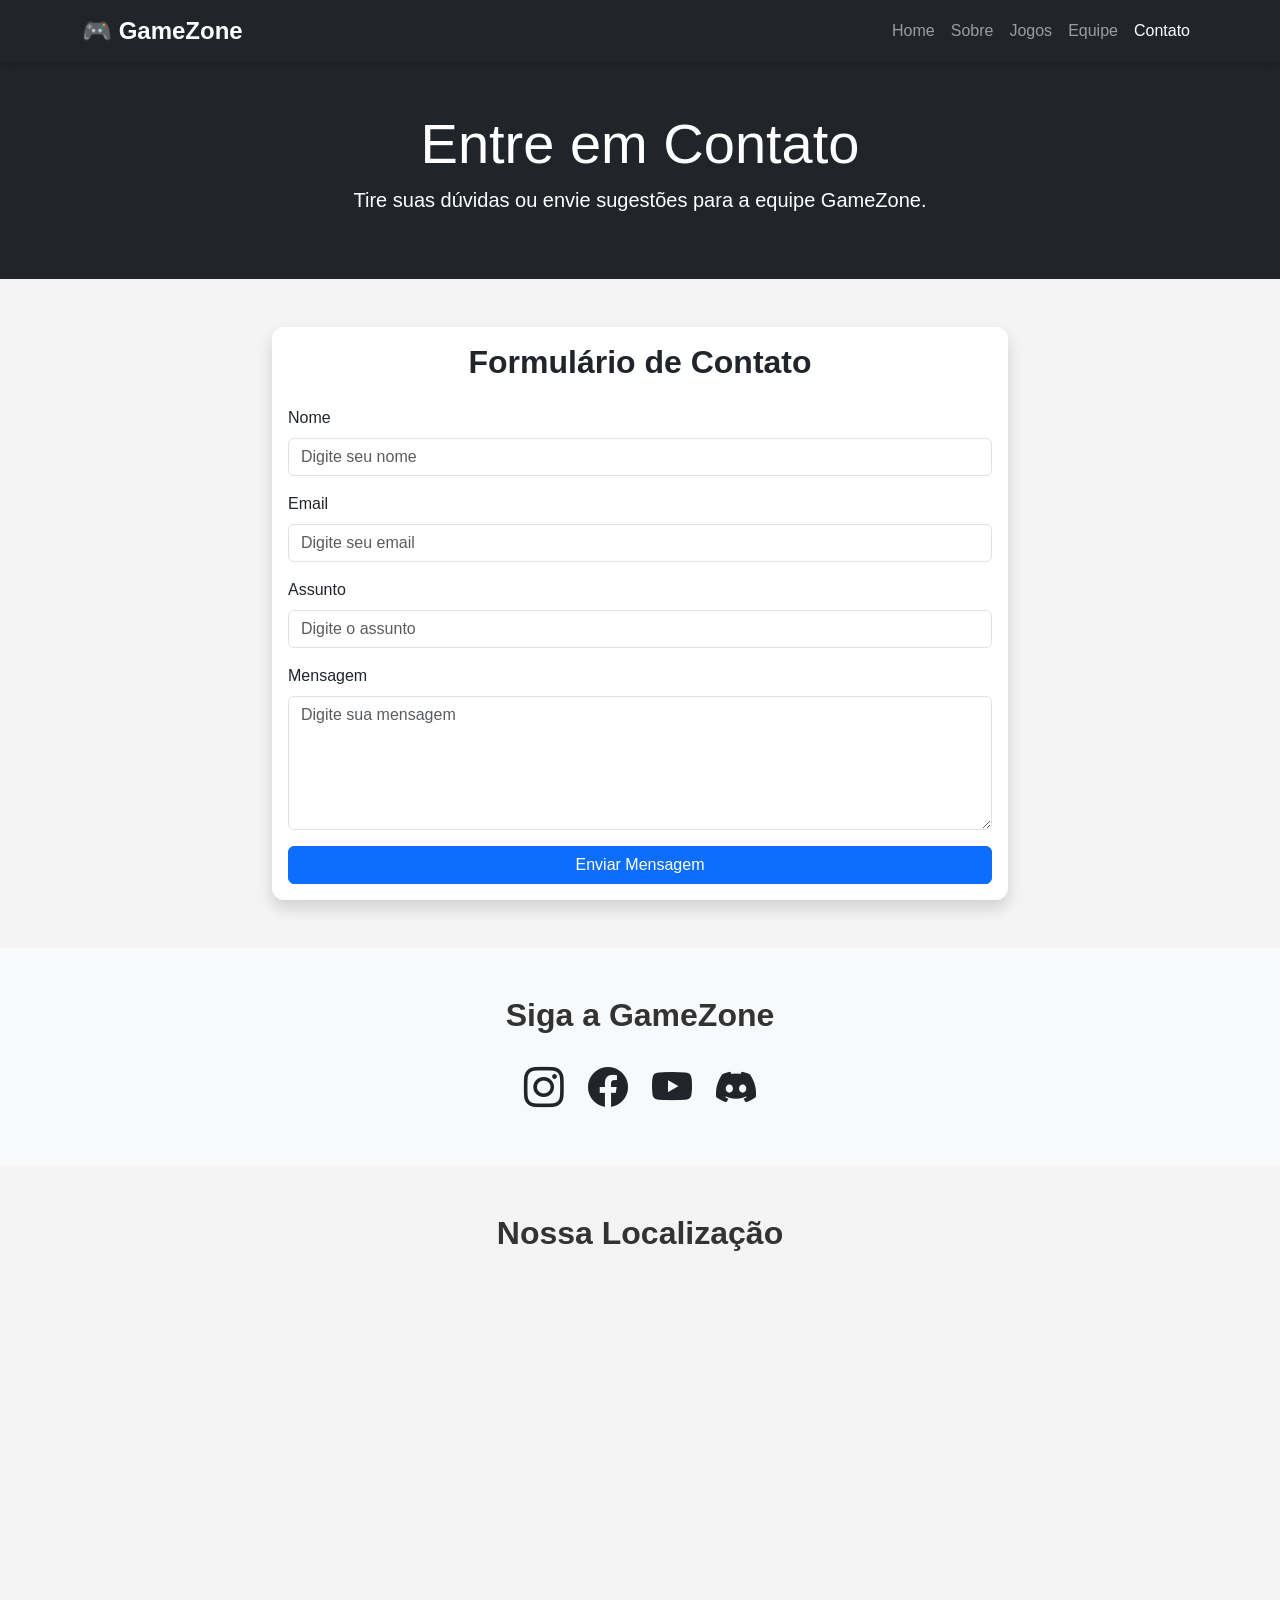
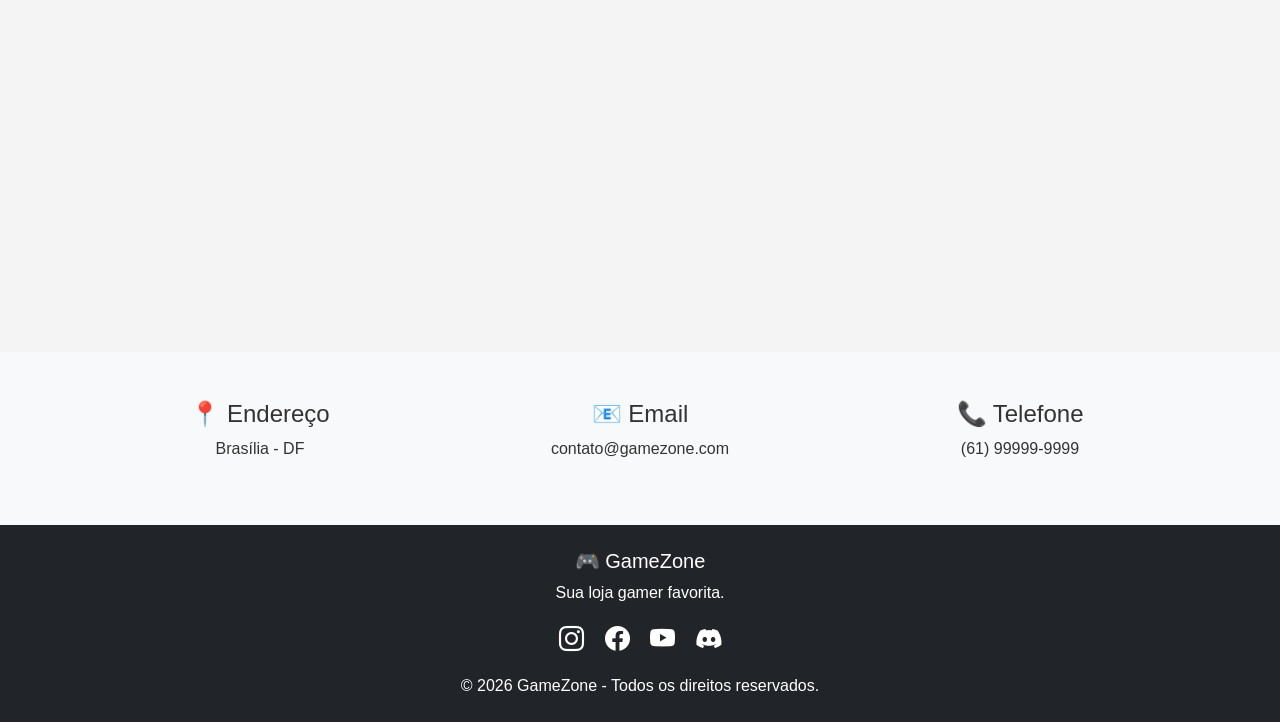
<file: projeto_2_bimestre-main/contato.html>
<!DOCTYPE html>
<html lang="pt-BR">

<head>

    <meta charset="UTF-8">

    <meta name="viewport"
        content="width=device-width, initial-scale=1.0">

    <title>Contato - GameZone</title>

    <!-- Bootstrap -->
    <link href="https://cdn.jsdelivr.net/npm/bootstrap@5.3.3/dist/css/bootstrap.min.css"
        rel="stylesheet">

    <!-- Bootstrap Icons -->
    <link rel="stylesheet"
        href="https://cdn.jsdelivr.net/npm/bootstrap-icons@1.11.3/font/bootstrap-icons.min.css">

    <!-- CSS -->
    <link rel="stylesheet"
        href="css/style.css">

    <link rel="icon"
        href="./imagens/gamezone.jpg">

</head>

<body>

    <!-- NAVBAR -->
    <nav class="navbar navbar-expand-lg navbar-dark bg-dark">

        <div class="container">

            <a class="navbar-brand fw-bold"
                href="index.html">
                🎮 GameZone
            </a>

            <button class="navbar-toggler"
                type="button"
                data-bs-toggle="collapse"
                data-bs-target="#menu">

                <span class="navbar-toggler-icon"></span>

            </button>

            <div class="collapse navbar-collapse"
                id="menu">

                <ul class="navbar-nav ms-auto">

                    <li class="nav-item">
                        <a class="nav-link"
                            href="index.html">
                            Home
                        </a>
                    </li>

                    <li class="nav-item">
                        <a class="nav-link"
                            href="sobre.html">
                            Sobre
                        </a>
                    </li>

                    <li class="nav-item">
                        <a class="nav-link"
                            href="produtos.html">
                            Jogos
                        </a>
                    </li>

                    <li class="nav-item">
                        <a class="nav-link"
                            href="equipe.html">
                            Equipe
                        </a>
                    </li>

                    <li class="nav-item">
                        <a class="nav-link active"
                            href="contato.html">
                            Contato
                        </a>
                    </li>

                </ul>

            </div>

        </div>

    </nav>

    <!-- CABEÇALHO -->
    <section class="bg-dark text-white text-center py-5">

        <div class="container">

            <h1 class="display-4">
                Entre em Contato
            </h1>

            <p class="lead">
                Tire suas dúvidas ou envie sugestões para a equipe GameZone.
            </p>

        </div>

    </section>

    <!-- FORMULÁRIO -->
    <section class="container py-5">

        <div class="row">

            <div class="col-lg-8 mx-auto">

                <div class="card shadow">

                    <div class="card-body">

                        <h2 class="text-center mb-4">
                            Formulário de Contato
                        </h2>

                        <form>

                            <div class="mb-3">

                                <label class="form-label">
                                    Nome
                                </label>

                                <input type="text"
                                    class="form-control"
                                    placeholder="Digite seu nome">

                            </div>

                            <div class="mb-3">

                                <label class="form-label">
                                    Email
                                </label>

                                <input type="email"
                                    class="form-control"
                                    placeholder="Digite seu email">

                            </div>

                            <div class="mb-3">

                                <label class="form-label">
                                    Assunto
                                </label>

                                <input type="text"
                                    class="form-control"
                                    placeholder="Digite o assunto">

                            </div>

                            <div class="mb-3">

                                <label class="form-label">
                                    Mensagem
                                </label>

                                <textarea class="form-control"
                                    rows="5"
                                    placeholder="Digite sua mensagem"></textarea>

                            </div>

                            <button type="submit"
                                class="btn btn-primary w-100">

                                Enviar Mensagem

                            </button>

                        </form>

                    </div>

                </div>

            </div>

        </div>

    </section>

    <!-- REDES SOCIAIS -->
    <section class="bg-light py-5">

        <div class="container text-center">

            <h2 class="mb-4">
                Siga a GameZone
            </h2>

            <div class="d-flex justify-content-center gap-4">

                <a href="#"
                    class="text-dark">

                    <i class="bi bi-instagram fs-1"></i>

                </a>

                <a href="#"
                    class="text-dark">

                    <i class="bi bi-facebook fs-1"></i>

                </a>

                <a href="#"
                    class="text-dark">

                    <i class="bi bi-youtube fs-1"></i>

                </a>

                <a href="#"
                    class="text-dark">

                    <i class="bi bi-discord fs-1"></i>

                </a>

            </div>

        </div>

    </section>

    <!-- MAPA -->
    <section class="container py-5">

        <h2 class="text-center mb-4">
            Nossa Localização
        </h2>

        <div class="ratio ratio-16x9">

            <iframe
                src="https://maps.google.com/maps?q=Brasilia&t=&z=13&ie=UTF8&iwloc=&output=embed"
                allowfullscreen>
            </iframe>

        </div>

    </section>

    <!-- INFORMAÇÕES -->
    <section class="bg-light py-5">

        <div class="container">

            <div class="row text-center">

                <div class="col-md-4">

                    <h4>
                        📍 Endereço
                    </h4>

                    <p>
                        Brasília - DF
                    </p>

                </div>

                <div class="col-md-4">

                    <h4>
                        📧 Email
                    </h4>

                    <p>
                        contato@gamezone.com
                    </p>

                </div>

                <div class="col-md-4">

                    <h4>
                        📞 Telefone
                    </h4>

                    <p>
                        (61) 99999-9999
                    </p>

                </div>

            </div>

        </div>

    </section>

    <!-- RODAPÉ -->
    <footer class="bg-dark text-white text-center p-4">

        <h5>
            🎮 GameZone
        </h5>

        <p>
            Sua loja gamer favorita.
        </p>

        <div>

            <i class="bi bi-instagram mx-2"></i>
            <i class="bi bi-facebook mx-2"></i>
            <i class="bi bi-youtube mx-2"></i>
            <i class="bi bi-discord mx-2"></i>

        </div>

        <p class="mt-3 mb-0">
            © 2026 GameZone - Todos os direitos reservados.
        </p>

    </footer>

    <!-- Bootstrap JS -->
    <script src="https://cdn.jsdelivr.net/npm/bootstrap@5.3.3/dist/js/bootstrap.bundle.min.js"></script>

</body>

</html>
</file>
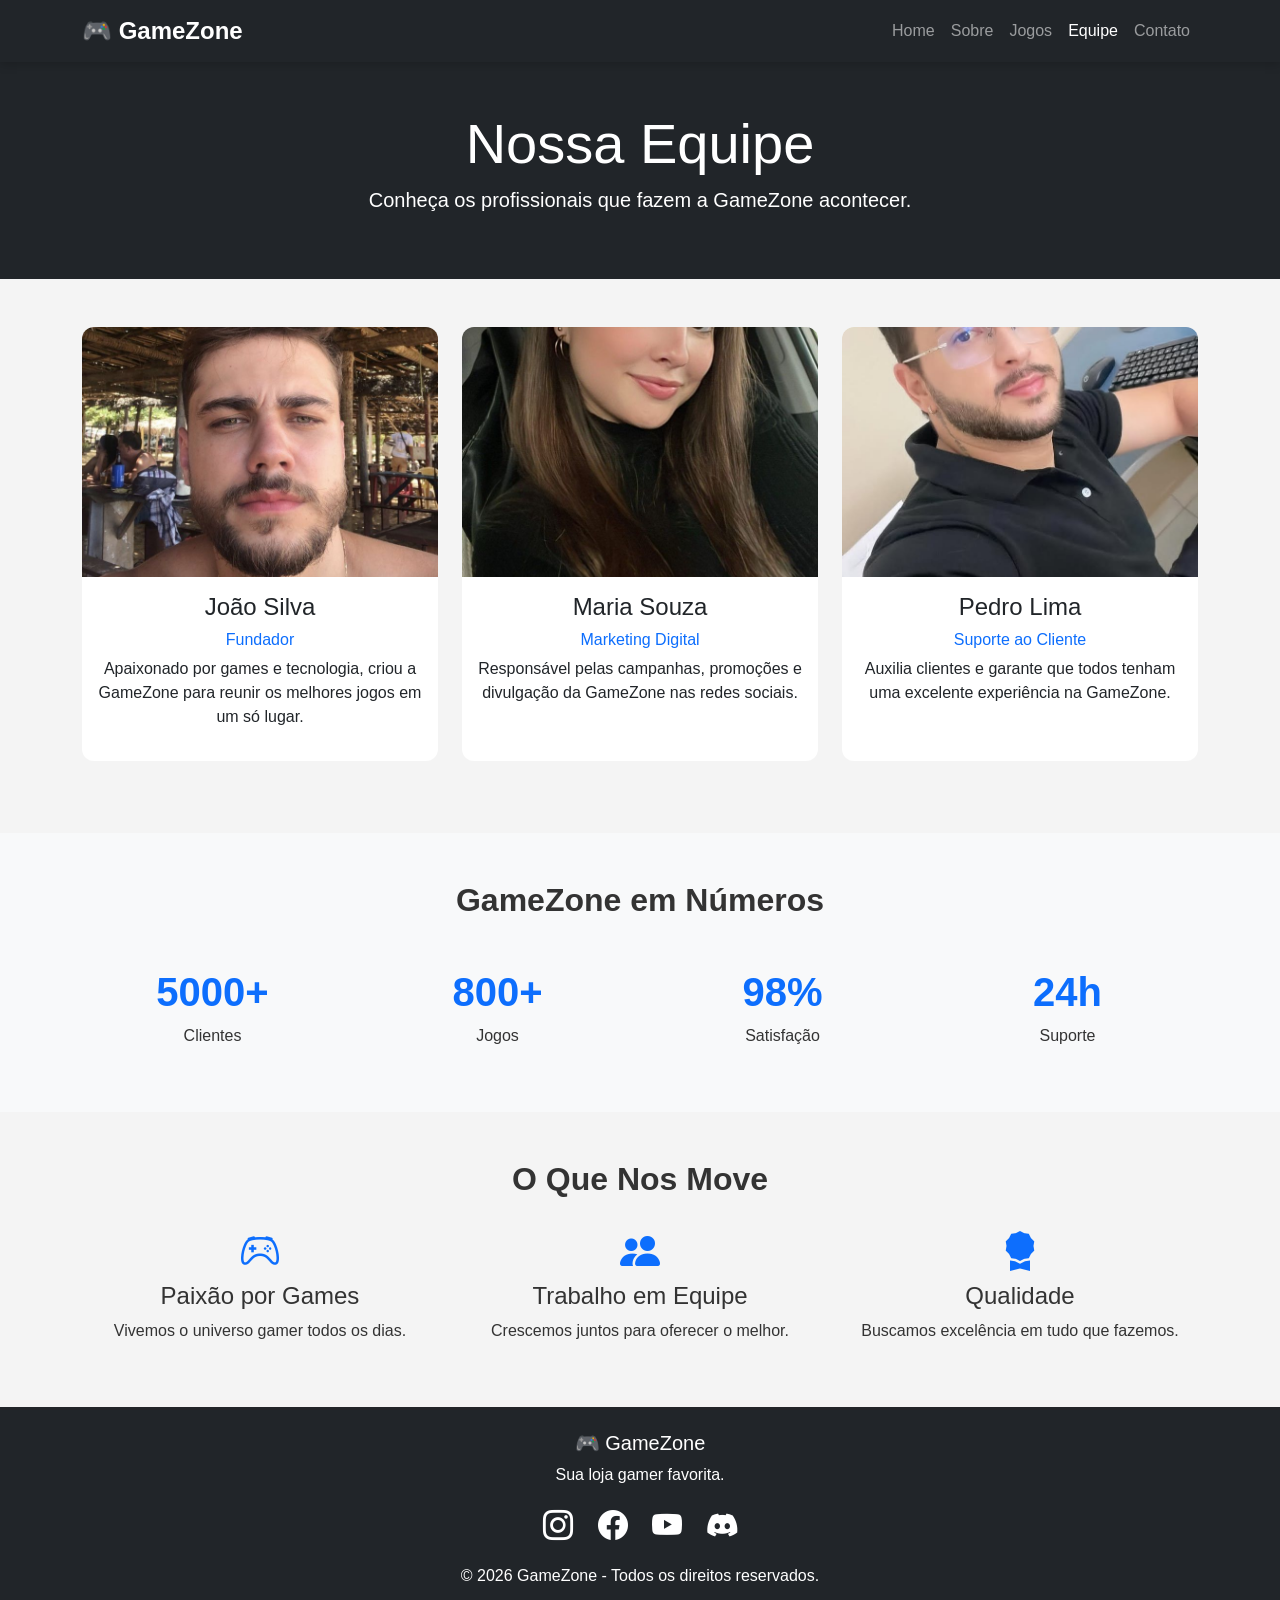
<file: projeto_2_bimestre-main/equipe.html>
<!DOCTYPE html>
<html lang="pt-BR">

<head>
    <meta charset="UTF-8">
    <meta name="viewport" content="width=device-width, initial-scale=1.0">
    <title>Equipe - GameZone</title>

    <!-- Bootstrap -->
    <link href="https://cdn.jsdelivr.net/npm/bootstrap@5.3.3/dist/css/bootstrap.min.css" rel="stylesheet">

    <!-- Bootstrap Icons -->
    <link rel="stylesheet"
        href="https://cdn.jsdelivr.net/npm/bootstrap-icons@1.11.3/font/bootstrap-icons.min.css">

    <!-- CSS -->
    <link rel="stylesheet" href="css/style.css">

    <!-- Favicon -->
    <link rel="icon" href="./imagens/gamezone.jpg">
</head>

<body>

    <!-- NAVBAR -->
    <nav class="navbar navbar-expand-lg navbar-dark bg-dark">

        <div class="container">

            <a class="navbar-brand fw-bold" href="index.html">
                🎮 GameZone
            </a>

            <button class="navbar-toggler"
                type="button"
                data-bs-toggle="collapse"
                data-bs-target="#menu">

                <span class="navbar-toggler-icon"></span>

            </button>

            <div class="collapse navbar-collapse" id="menu">

                <ul class="navbar-nav ms-auto">

                    <li class="nav-item">
                        <a class="nav-link" href="index.html">
                            Home
                        </a>
                    </li>

                    <li class="nav-item">
                        <a class="nav-link" href="sobre.html">
                            Sobre
                        </a>
                    </li>

                    <li class="nav-item">
                        <a class="nav-link" href="produtos.html">
                            Jogos
                        </a>
                    </li>

                    <li class="nav-item">
                        <a class="nav-link active" href="equipe.html">
                            Equipe
                        </a>
                    </li>

                    <li class="nav-item">
                        <a class="nav-link" href="contato.html">
                            Contato
                        </a>
                    </li>

                </ul>

            </div>

        </div>

    </nav>

    <!-- CABEÇALHO -->
    <section class="bg-dark text-white text-center py-5">

        <div class="container">

            <h1 class="display-4">
                Nossa Equipe
            </h1>

            <p class="lead">
                Conheça os profissionais que fazem a GameZone acontecer.
            </p>

        </div>

    </section>

    <!-- MEMBROS -->
    <section class="container py-5">

        <div class="row">

            <!-- MEMBRO 1 -->
            <div class="col-md-4 mb-4">

                <div class="card h-100">

                    <img src="imagens/homem1.jpg"
                        class="card-img-top"
                        alt="João Silva">

                    <div class="card-body text-center">

                        <h4>João Silva</h4>

                        <h6 class="text-primary">
                            Fundador
                        </h6>

                        <p>
                            Apaixonado por games e tecnologia,
                            criou a GameZone para reunir os
                            melhores jogos em um só lugar.
                        </p>

                    </div>

                </div>

            </div>

            <!-- MEMBRO 2 -->
            <div class="col-md-4 mb-4">

                <div class="card h-100">

                    <img src="imagens/mulher1.jpg"
                        class="card-img-top"
                        alt="Maria Souza">

                    <div class="card-body text-center">

                        <h4>Maria Souza</h4>

                        <h6 class="text-primary">
                            Marketing Digital
                        </h6>

                        <p>
                            Responsável pelas campanhas,
                            promoções e divulgação da
                            GameZone nas redes sociais.
                        </p>

                    </div>

                </div>

            </div>

            <!-- MEMBRO 3 -->
            <div class="col-md-4 mb-4">

                <div class="card h-100">

                    <img src="imagens/homem2.jpg"
                        class="card-img-top"
                        alt="Pedro Lima">

                    <div class="card-body text-center">

                        <h4>Pedro Lima</h4>

                        <h6 class="text-primary">
                            Suporte ao Cliente
                        </h6>

                        <p>
                            Auxilia clientes e garante que
                            todos tenham uma excelente
                            experiência na GameZone.
                        </p>

                    </div>

                </div>

            </div>

        </div>

    </section>

    <!-- ESTATÍSTICAS -->
    <section class="bg-light py-5">

        <div class="container">

            <h2 class="text-center mb-5">
                GameZone em Números
            </h2>

            <div class="row text-center">

                <div class="col-md-3">

                    <h1 class="text-primary">5000+</h1>

                    <p>Clientes</p>

                </div>

                <div class="col-md-3">

                    <h1 class="text-primary">800+</h1>

                    <p>Jogos</p>

                </div>

                <div class="col-md-3">

                    <h1 class="text-primary">98%</h1>

                    <p>Satisfação</p>

                </div>

                <div class="col-md-3">

                    <h1 class="text-primary">24h</h1>

                    <p>Suporte</p>

                </div>

            </div>

        </div>

    </section>

    <!-- VALORES -->
    <section class="container py-5">

        <h2 class="text-center mb-4">
            O Que Nos Move
        </h2>

        <div class="row text-center">

            <div class="col-md-4">

                <i class="bi bi-controller fs-1 text-primary"></i>

                <h4>
                    Paixão por Games
                </h4>

                <p>
                    Vivemos o universo gamer todos os dias.
                </p>

            </div>

            <div class="col-md-4">

                <i class="bi bi-people-fill fs-1 text-primary"></i>

                <h4>
                    Trabalho em Equipe
                </h4>

                <p>
                    Crescemos juntos para oferecer o melhor.
                </p>

            </div>

            <div class="col-md-4">

                <i class="bi bi-award-fill fs-1 text-primary"></i>

                <h4>
                    Qualidade
                </h4>

                <p>
                    Buscamos excelência em tudo que fazemos.
                </p>

            </div>

        </div>

    </section>

    <!-- RODAPÉ -->
    <footer class="bg-dark text-white text-center p-4">

        <h5>
            🎮 GameZone
        </h5>

        <p>
            Sua loja gamer favorita.
        </p>

        <div class="social">

            <i class="bi bi-instagram"></i>

            <i class="bi bi-facebook"></i>

            <i class="bi bi-youtube"></i>

            <i class="bi bi-discord"></i>

        </div>

        <p class="mt-3 mb-0">
            © 2026 GameZone - Todos os direitos reservados.
        </p>

    </footer>

    <!-- Bootstrap JS -->
    <script src="https://cdn.jsdelivr.net/npm/bootstrap@5.3.3/dist/js/bootstrap.bundle.min.js"></script>

    <!-- Script -->
    <script src="js/script.js"></script>

</body>

</html>
</file>
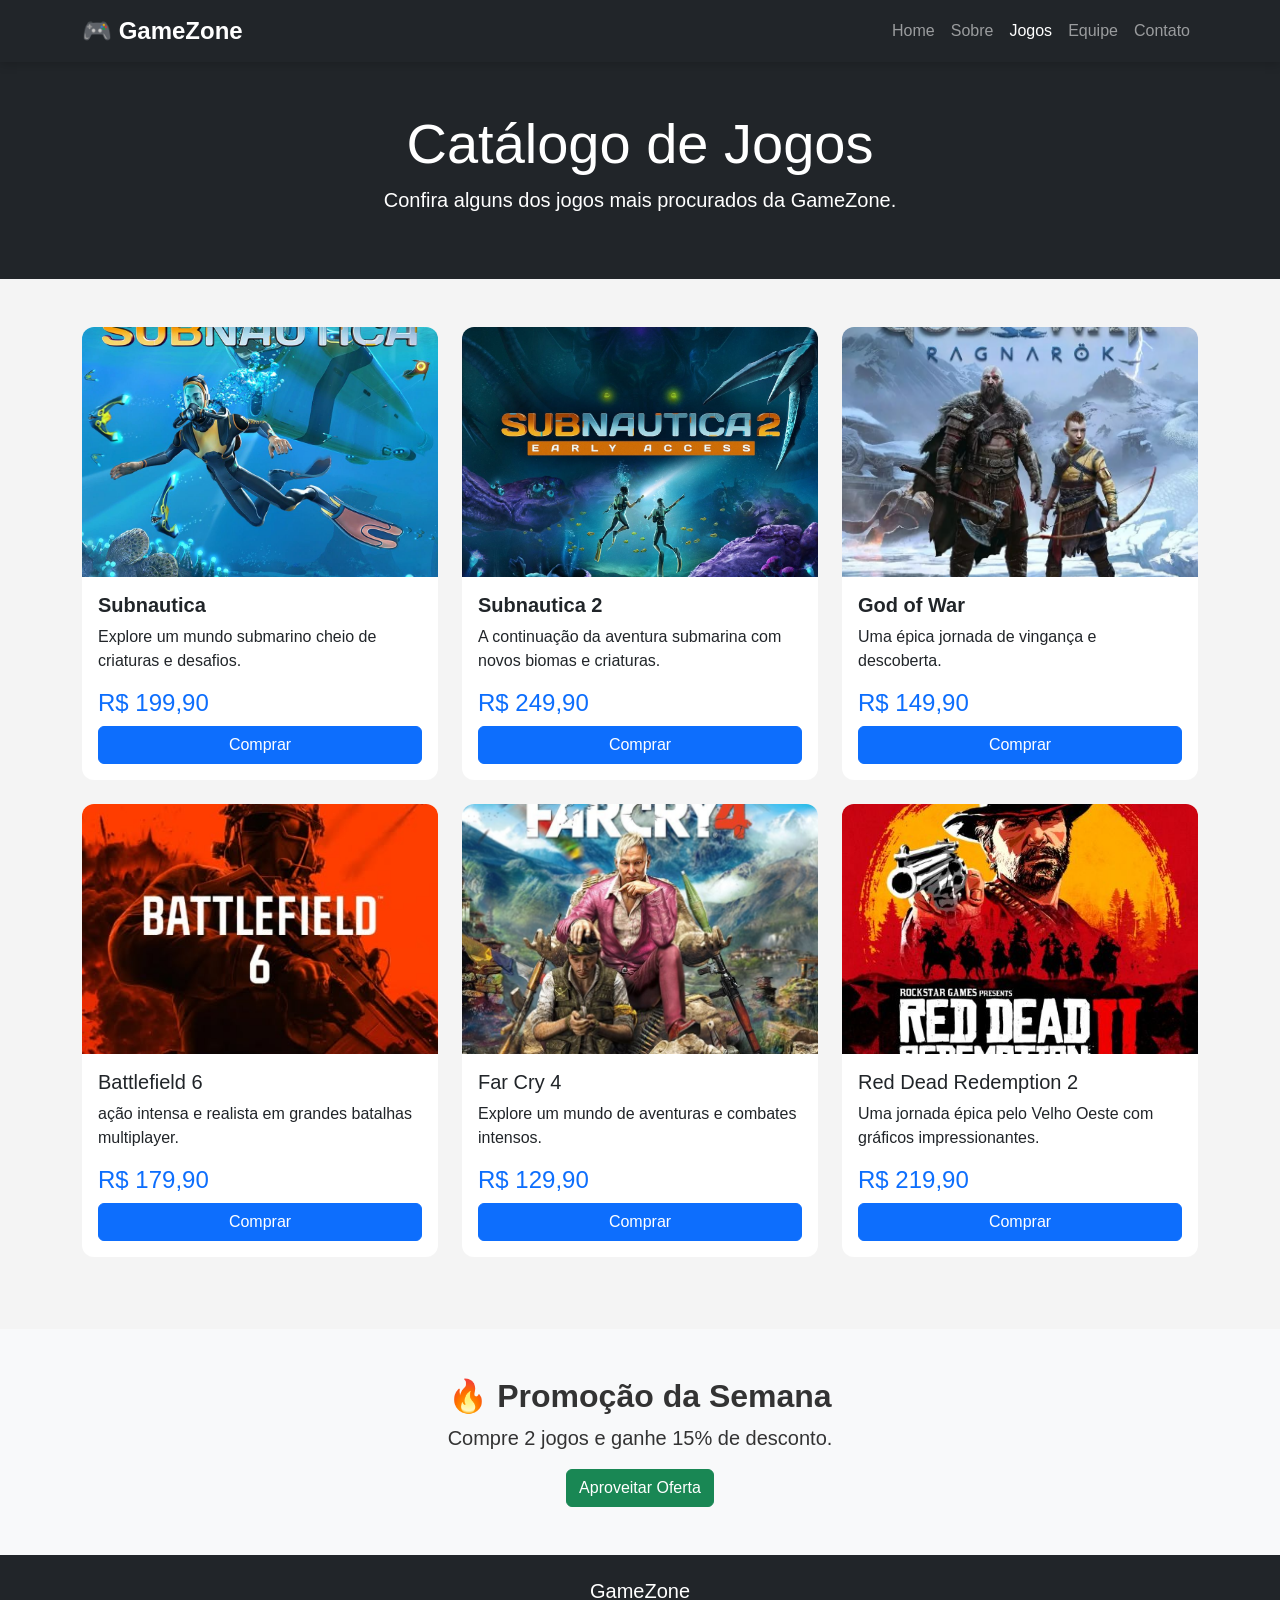
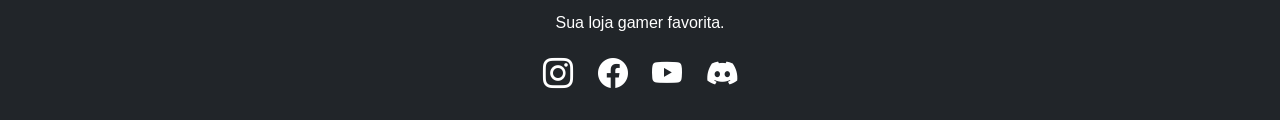
<file: projeto_2_bimestre-main/produtos.html>
<!DOCTYPE html>
<html lang="pt-BR">

<head>

    <meta charset="UTF-8">

    <meta name="viewport" content="width=device-width, initial-scale=1.0">

    <title>Produtos - GameZone</title>

    <!-- Bootstrap -->
    <link href="https://cdn.jsdelivr.net/npm/bootstrap@5.3.3/dist/css/bootstrap.min.css"
        rel="stylesheet">

    <!-- Bootstrap Icons -->
    <link rel="stylesheet"
        href="https://cdn.jsdelivr.net/npm/bootstrap-icons@1.11.3/font/bootstrap-icons.min.css">

    <!-- CSS -->
    <link rel="stylesheet" href="css/style.css">

    <link rel="icon" href="./imagens/gamezone.jpg">
</head>

<body>

    <!-- NAVBAR -->

    <nav class="navbar navbar-expand-lg navbar-dark bg-dark">

        <div class="container">

            <a class="navbar-brand fw-bold" href="index.html">
                🎮 GameZone
            </a>

            <button class="navbar-toggler"
                type="button"
                data-bs-toggle="collapse"
                data-bs-target="#menu">

                <span class="navbar-toggler-icon"></span>

            </button>

            <div class="collapse navbar-collapse" id="menu">

                <ul class="navbar-nav ms-auto">

                    <li class="nav-item">
                        <a class="nav-link" href="index.html">
                            Home
                        </a>
                    </li>

                    <li class="nav-item">
                        <a class="nav-link" href="sobre.html">
                            Sobre
                        </a>
                    </li>

                    <li class="nav-item">
                        <a class="nav-link active" href="produtos.html">
                            Jogos
                        </a>
                    </li>

                    <li class="nav-item">
                        <a class="nav-link" href="equipe.html">
                            Equipe
                        </a>
                    </li>

                    <li class="nav-item">
                        <a class="nav-link" href="contato.html">
                            Contato
                        </a>
                    </li>

                </ul>

            </div>

        </div>

    </nav>

    <!-- CABEÇALHO -->

    <section class="bg-dark text-white text-center py-5">

        <div class="container">

            <h1 class="display-4">
                Catálogo de Jogos
            </h1>

            <p class="lead">
                Confira alguns dos jogos mais procurados da GameZone.
            </p>

        </div>

    </section>

    <!-- PRODUTOS -->

    <section class="container py-5">

        <div class="row">

            <!-- JOGO 1 -->

            <div class="col-md-4 mb-4">

                <div class="card h-100">

                    <img src="./imagens/subnautica.jpg"
                        class="card-img-top"
                        alt="Subnautica">

                    <div class="card-body">

                        <h5 class="card-title">
                            Subnautica
                        </h5>

                        <p class="card-text">
                            Explore um mundo submarino cheio de criaturas e desafios.
                        </p>

                        <h4 class="text-primary">
                            R$ 199,90
                        </h4>

                        <a href="contato.html"
                        class="btn btn-primary w-100">
                        Comprar
                        </a>

                    </div>

                </div>

            </div>

            <!-- JOGO 2 -->

            <div class="col-md-4 mb-4">

                <div class="card h-100">

                    <img src="./imagens/subnautica2.jpg"
                        class="card-img-top"
                        alt="Subnautica 2">

                    <div class="card-body">

                        <h5 class="card-title">
                            Subnautica 2
                        </h5>

                        <p class="card-text">
                            A continuação da aventura submarina com novos biomas e criaturas.
                        </p>

                        <h4 class="text-primary">
                            R$ 249,90
                        </h4>

                        <a href="contato.html"
                        class="btn btn-primary w-100">
                        Comprar
                        </a>

                    </div>

                </div>

            </div>

            <!-- JOGO 3 -->

            <div class="col-md-4 mb-4">

                <div class="card h-100">

                    <img src="./imagens/GOD_OF_WAR.jpg"
                        class="card-img-top"
                        alt="God of War">

                    <div class="card-body">

                        <h5 class="card-title">
                            God of War
                        </h5>

                        <p class="card-text">
                            Uma épica jornada de vingança e descoberta.
                        </p>

                        <h4 class="text-primary">
                            R$ 149,90
                        </h4>

                        <a href="contato.html"
                            class="btn btn-primary w-100">
                            Comprar
                        </a>

                    </div>

                </div>

            </div>

            <!-- JOGO 4 -->

            <div class="col-md-4 mb-4">

                <div class="card h-100">

                    <img src="./imagens/Battlefield_6.jpg"
                        class="card-img-top"
                        alt="Battlefield 6">

                    <div class="card-body">

                        <h5>Battlefield 6</h5>

                        <p>
                            ação intensa e realista em grandes batalhas multiplayer.
                        </p>

                        <h4 class="text-primary">
                            R$ 179,90
                        </h4>

                        <a href="contato.html"
                            class="btn btn-primary w-100">
                            Comprar
                        </a>

                    </div>

                </div>

            </div>

            <!-- JOGO 5 -->

            <div class="col-md-4 mb-4">

                <div class="card h-100">

                    <img src="./imagens/Far_Cry_4.jpg"
                        class="card-img-top"
                        alt="Far Cry 4">
                    
                        <div class="card-body">

                        <h5>Far Cry 4</h5>

                        <p>
                            Explore um mundo de aventuras e combates intensos.
                        </p>

                        <h4 class="text-primary">
                            R$ 129,90
                        </h4>

                        <a href="contato.html"
                            class="btn btn-primary w-100">
                            Comprar
                        </a>

                    </div>

                </div>

            </div>

            <!-- JOGO 6 -->

            <div class="col-md-4 mb-4">

                <div class="card h-100">

                    <img src="./imagens/Red_Dead_Redemption_2.jpg"
                        class="card-img-top"
                        alt="Red Dead Redemption 2">

                    <div class="card-body">

                        <h5>Red Dead Redemption 2</h5>

                        <p>
                            Uma jornada épica pelo Velho Oeste com gráficos impressionantes.
                        </p>

                        <h4 class="text-primary">
                            R$ 219,90
                        </h4>

                        <a href="contato.html"
                            class="btn btn-primary w-100">
                            Comprar
                        </a>

                    </div>

                </div>

            </div>

        </div>

    </section>

    <!-- PROMOÇÕES -->

    <section class="bg-light py-5">

        <div class="container text-center">

            <h2>
                🔥 Promoção da Semana
            </h2>

            <p class="lead">
                Compre 2 jogos e ganhe 15% de desconto.
            </p>

            <a href="#"
                class="btn btn-success">
                Aproveitar Oferta
            </a>

        </div>

    </section>

    <!-- RODAPÉ -->

    <footer class="bg-dark text-white text-center p-4">

        <h5>
            GameZone
        </h5>

        <p>
            Sua loja gamer favorita.
        </p>

        <div class="social">

            <i class="bi bi-instagram"></i>

            <i class="bi bi-facebook"></i>

            <i class="bi bi-youtube"></i>

            <i class="bi bi-discord"></i>

        </div>

    </footer>

    <!-- Bootstrap JS -->

    <script src="https://cdn.jsdelivr.net/npm/bootstrap@5.3.3/dist/js/bootstrap.bundle.min.js"></script>

</body>

</html>
</file>
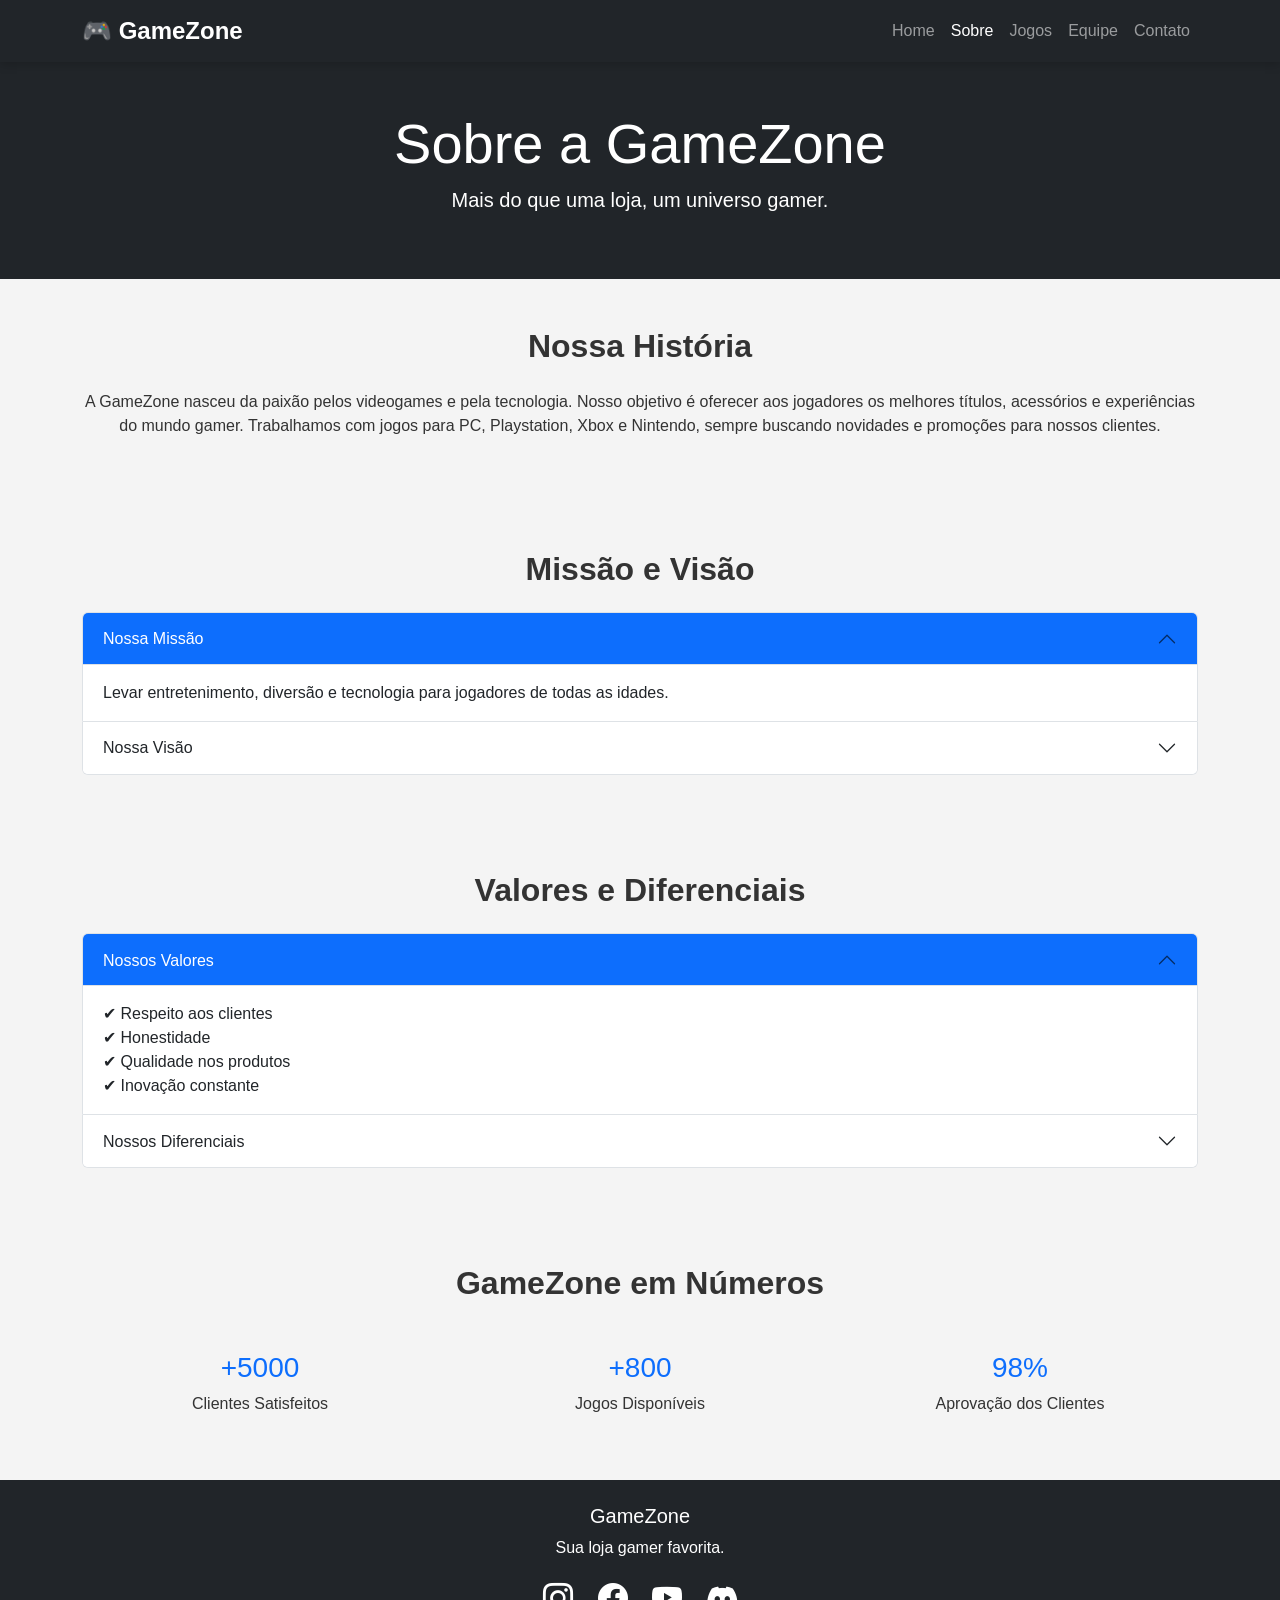
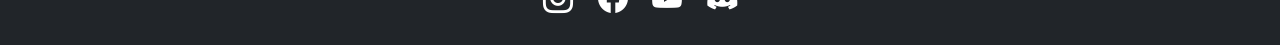
<file: projeto_2_bimestre-main/sobre.html>
<!DOCTYPE html>
<html lang="pt-BR">

<head>

    <meta charset="UTF-8">

    <meta name="viewport"
        content="width=device-width, initial-scale=1.0">

    <title>Sobre - GameZone</title>

    <!-- Bootstrap -->

    <link href="https://cdn.jsdelivr.net/npm/bootstrap@5.3.3/dist/css/bootstrap.min.css"
        rel="stylesheet">

    <!-- Bootstrap Icons -->

    <link rel="stylesheet"
        href="https://cdn.jsdelivr.net/npm/bootstrap-icons@1.11.3/font/bootstrap-icons.min.css">

    <!-- CSS -->

    <link rel="stylesheet"
        href="css/style.css">

    <link rel="icon" href="./imagens/gamezone.jpg">
</head>

<body>

    <!-- NAVBAR -->

    <nav class="navbar navbar-expand-lg navbar-dark bg-dark">

        <div class="container">

            <a class="navbar-brand fw-bold"
                href="index.html">

                🎮 GameZone

            </a>

            <button class="navbar-toggler"
                type="button"
                data-bs-toggle="collapse"
                data-bs-target="#menu">

                <span class="navbar-toggler-icon"></span>

            </button>

            <div class="collapse navbar-collapse"
                id="menu">

                <ul class="navbar-nav ms-auto">

                    <li class="nav-item">
                        <a class="nav-link"
                            href="index.html">
                            Home
                        </a>
                    </li>

                    <li class="nav-item">
                        <a class="nav-link active"
                            href="sobre.html">
                            Sobre
                        </a>
                    </li>

                    <li class="nav-item">
                        <a class="nav-link"
                            href="produtos.html">
                            Jogos
                        </a>
                    </li>

                    <li class="nav-item">
                        <a class="nav-link"
                            href="equipe.html">
                            Equipe
                        </a>
                    </li>

                    <li class="nav-item">
                        <a class="nav-link"
                            href="contato.html">
                            Contato
                        </a>
                    </li>

                </ul>

            </div>

        </div>

    </nav>

    <!-- CABEÇALHO -->

    <section class="bg-dark text-white text-center py-5">

        <div class="container">

            <h1 class="display-4">
                Sobre a GameZone
            </h1>

            <p class="lead">
                Mais do que uma loja, um universo gamer.
            </p>

        </div>

    </section>

    <!-- HISTÓRIA -->

    <section class="container py-5">

        <h2 class="text-center mb-4">
            Nossa História
        </h2>

        <p class="text-center">

            A GameZone nasceu da paixão pelos videogames e pela tecnologia.
            Nosso objetivo é oferecer aos jogadores os melhores títulos,
            acessórios e experiências do mundo gamer.

            Trabalhamos com jogos para PC, Playstation, Xbox e Nintendo,
            sempre buscando novidades e promoções para nossos clientes.

        </p>

    </section>

    <!-- PRIMEIRO ACORDEON -->

    <section class="container py-5">

        <h2 class="text-center mb-4">
            Missão e Visão
        </h2>

        <div class="accordion"
            id="accordion1">

            <div class="accordion-item">

                <h2 class="accordion-header">

                    <button class="accordion-button"
                        type="button"
                        data-bs-toggle="collapse"
                        data-bs-target="#missao">

                        Nossa Missão

                    </button>

                </h2>

                <div id="missao"
                    class="accordion-collapse collapse show">

                    <div class="accordion-body">

                        Levar entretenimento, diversão e tecnologia
                        para jogadores de todas as idades.

                    </div>

                </div>

            </div>

            <div class="accordion-item">

                <h2 class="accordion-header">

                    <button class="accordion-button collapsed"
                        type="button"
                        data-bs-toggle="collapse"
                        data-bs-target="#visao">

                        Nossa Visão

                    </button>

                </h2>

                <div id="visao"
                    class="accordion-collapse collapse">

                    <div class="accordion-body">

                        Ser referência nacional em vendas de jogos
                        e produtos gamers.

                    </div>

                </div>

            </div>

        </div>

    </section>

    <!-- SEGUNDO ACORDEON -->

    <section class="container py-5">

        <h2 class="text-center mb-4">
            Valores e Diferenciais
        </h2>

        <div class="accordion"
            id="accordion2">

            <div class="accordion-item">

                <h2 class="accordion-header">

                    <button class="accordion-button"
                        type="button"
                        data-bs-toggle="collapse"
                        data-bs-target="#valores">

                        Nossos Valores

                    </button>

                </h2>

                <div id="valores"
                    class="accordion-collapse collapse show">

                    <div class="accordion-body">

                        ✔ Respeito aos clientes<br>

                        ✔ Honestidade<br>

                        ✔ Qualidade nos produtos<br>

                        ✔ Inovação constante

                    </div>

                </div>

            </div>

            <div class="accordion-item">

                <h2 class="accordion-header">

                    <button class="accordion-button collapsed"
                        type="button"
                        data-bs-toggle="collapse"
                        data-bs-target="#diferenciais">

                        Nossos Diferenciais

                    </button>

                </h2>

                <div id="diferenciais"
                    class="accordion-collapse collapse">

                    <div class="accordion-body">

                        ✔ Promoções semanais<br>

                        ✔ Atendimento rápido<br>

                        ✔ Grande variedade de jogos<br>

                        ✔ Comunidade gamer ativa

                    </div>

                </div>

            </div>

        </div>

    </section>

    <!-- ESTATÍSTICAS -->

    <section class="container py-5">

        <h2 class="text-center mb-5">
            GameZone em Números
        </h2>

        <div class="row text-center">

            <div class="col-md-4">

                <h3 class="text-primary">
                    +5000
                </h3>

                <p>
                    Clientes Satisfeitos
                </p>

            </div>

            <div class="col-md-4">

                <h3 class="text-primary">
                    +800
                </h3>

                <p>
                    Jogos Disponíveis
                </p>

            </div>

            <div class="col-md-4">

                <h3 class="text-primary">
                    98%
                </h3>

                <p>
                    Aprovação dos Clientes
                </p>

            </div>

        </div>

    </section>

    <!-- RODAPÉ -->

    <footer class="bg-dark text-white text-center p-4">

        <h5>
            GameZone
        </h5>

        <p>
            Sua loja gamer favorita.
        </p>

        <div class="social">

            <i class="bi bi-instagram"></i>

            <i class="bi bi-facebook"></i>

            <i class="bi bi-youtube"></i>

            <i class="bi bi-discord"></i>

        </div>

    </footer>

    <!-- Bootstrap JS -->

    <script src="https://cdn.jsdelivr.net/npm/bootstrap@5.3.3/dist/js/bootstrap.bundle.min.js"></script>

</body>

</html>
</file>
<file: projeto_2_bimestre-main/css/style.css>
/*ESTILO GERAL DO SITE*/

body{
    font-family: Arial, Helvetica, sans-serif;
    background-color: #f4f4f4;
    color: #333;
}

/*NAVBAR*/

.navbar{
    box-shadow: 0 2px 10px rgba(0, 0, 0, 0.2);
}

.navbar-brand{
    font-size: 1.5rem;
}

.nav-link{
    transition: 0.3s;
}

.nav-link:hover{
    color: #0d6efd !important;
}

/*TÍTULOS*/

.titulo{
    color: #0d6efd;
    font-weight: bold;
}

h1,
h2{
    font-weight: bold;
}

/*BANNER / CARROSSEL*/

.banner{
    width: 100%;
    height: 500px !important;
    object-fit: cover;
}

.carousel-item{
    height: 500px;
}

.carousel-item img{
    width: 100%;
    height: 500px !important;
    object-fit: cover;
}

/*CARDS*/

.card{
    border: none;
    border-radius: 12px;
    overflow: hidden;
    transition: 0.4s;
}

.card:hover{
    transform: translateY(-8px);
    box-shadow: 0 10px 20px rgba(0,0,0,0.2);
}

.card img{
    height: 250px;
    object-fit: cover;
}

.card-title{
    color: #212529;
    font-weight: bold;
}

/*BOTÕES*/

.btn-primary{
    background-color: #0d6efd;
    border-color: #0d6efd;
}

.btn-primary:hover{
    background-color: #0b5ed7;
    border-color: #0a58ca;
}

.btn-success{
    transition: 0.3s;
}

.btn-success:hover{
    transform: scale(1.05);
}

/*ACORDEON*/

.accordion-button:not(.collapsed){
    background-color: #0d6efd;
    color: white;
}

/*ESTATÍSTICAS*/

.text-primary{
    color: #0d6efd !important;
}

/*FORMULÁRIO*/

form{
    background: white;
}

.form-control:focus{
    border-color: #0d6efd;
    box-shadow: 0 0 5px #0d6efd;
}

/*REDES SOCIAIS*/

.social i{
    font-size: 30px;
    margin: 10px;
    cursor: pointer;
    transition: 0.3s;
}

.social i:hover{
    color: #0d6efd;
    transform: scale(1.2);
}

/*MAPA*/

iframe{
    border-radius: 10px;
}

/*RODAPÉ*/

footer{
    background-color: #121212;
    color: white;
}

footer i{
    font-size: 25px;
    margin: 0 10px;
    transition: 0.3s;
}

footer i:hover{
    color: #0d6efd;
}

/*RESPONSIVIDADE*/

@media (max-width: 768px){

    .banner{
        height: 300px;
    }

    .carousel-item{
        height: 300px;
    }

    h1{
        font-size: 2rem;
    }

    h2{
        font-size: 1.5rem;
    }

}
</file>
